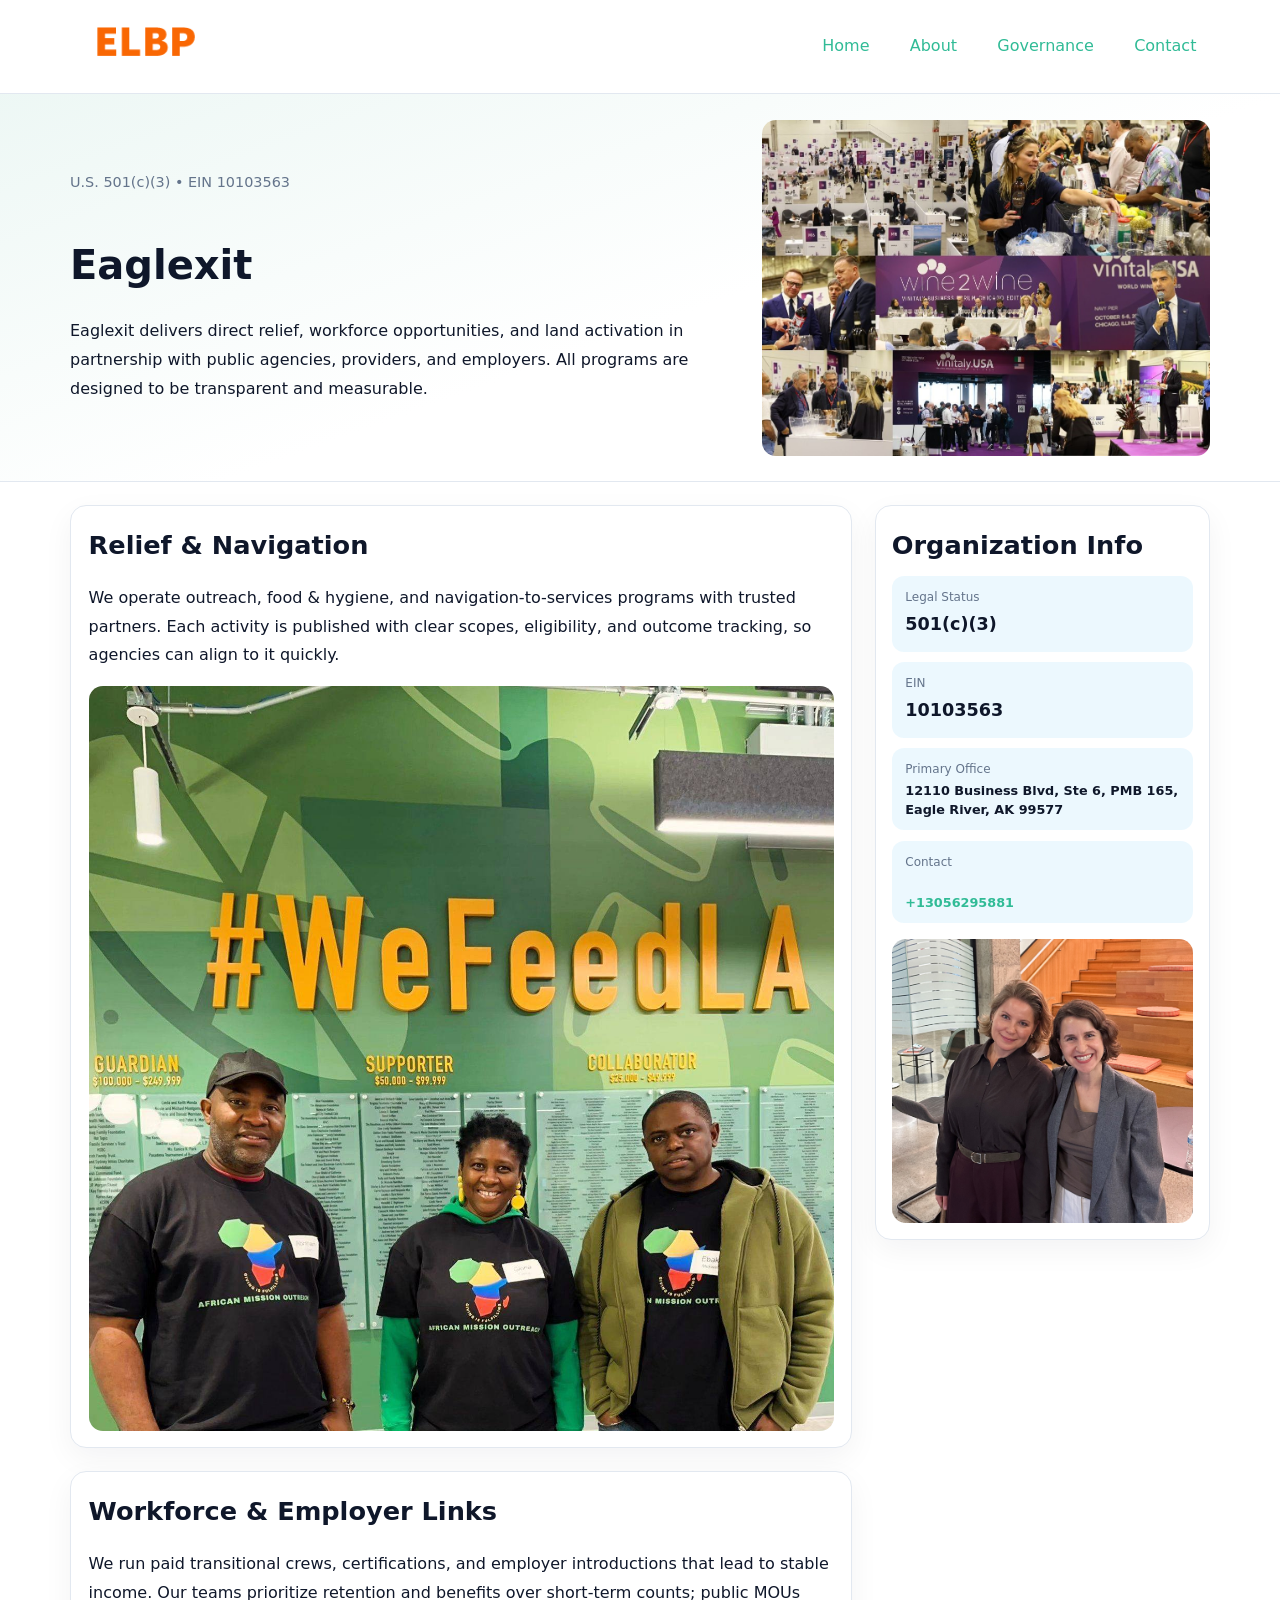
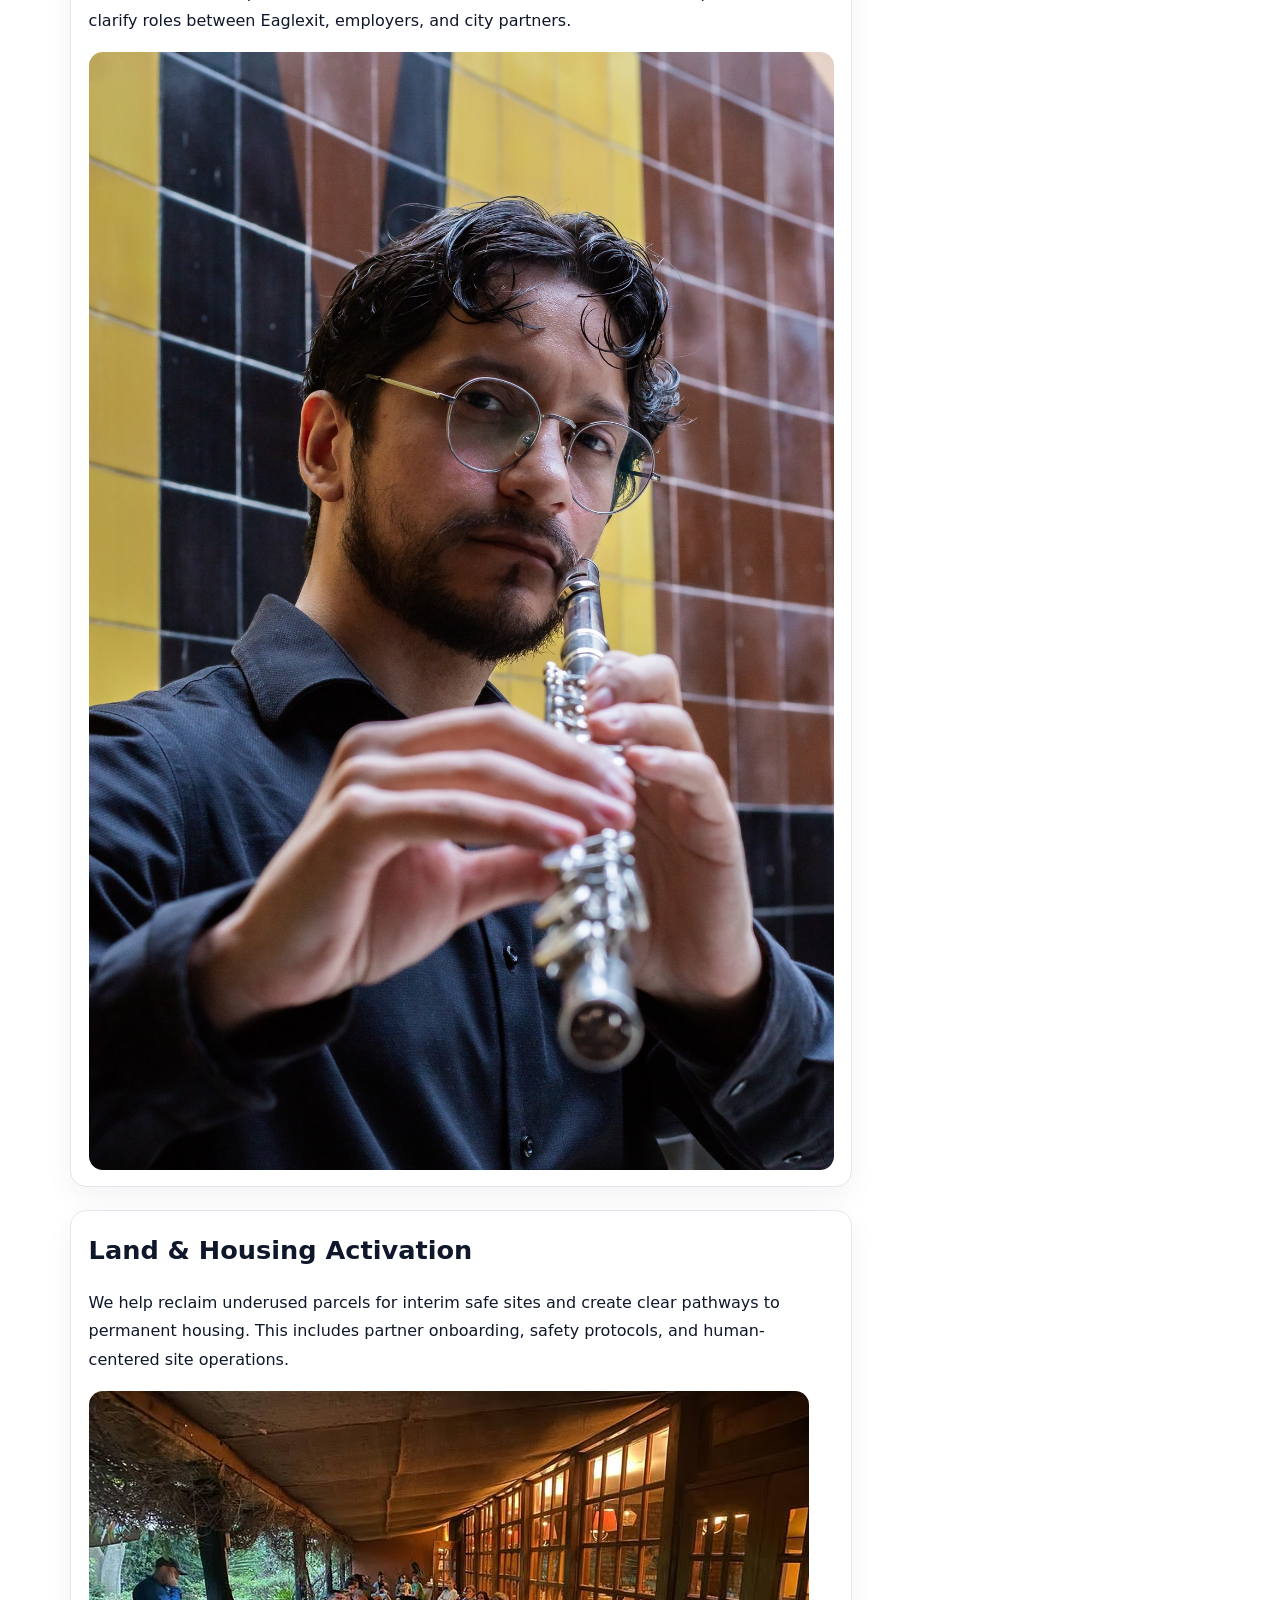
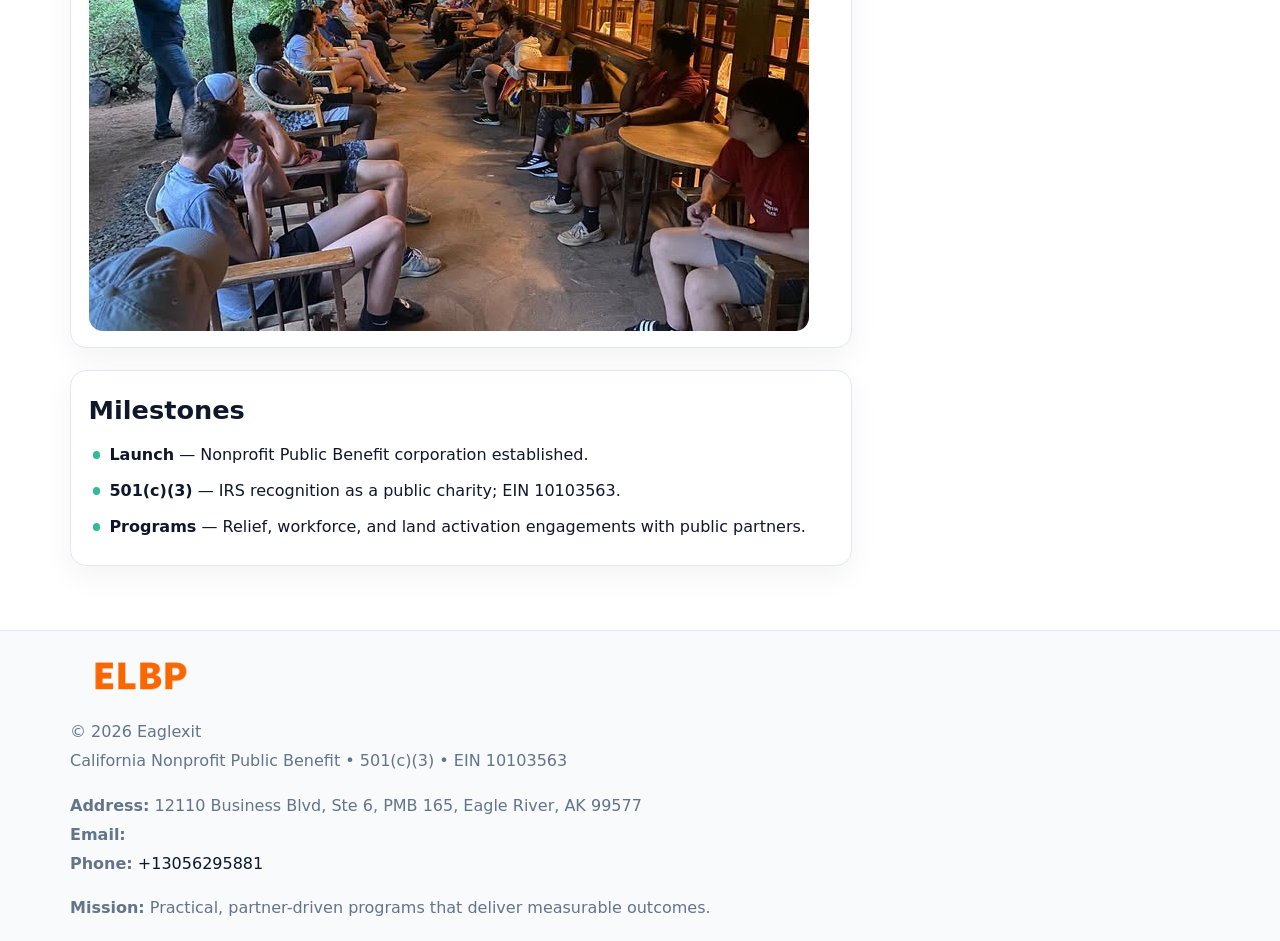
<file: index.html>
<!doctype html><html lang="en"><head>
<meta charset="utf-8">
<meta name="viewport" content="width=device-width,initial-scale=1">
<title>Eaglexit – Nonprofit • 2025</title>
<link rel="stylesheet" href="assets/styles.css">
<link rel="icon" href="images/logo.png">
<meta name="data-ein" content="10103563">
<meta name="data-name" content="Eaglexit">
<meta name="data-email" content="">
<meta name="data-phone" content="+13056295881">
<meta name="data-address" content="12110 Business Blvd, Ste 6, PMB 165,
Eagle River, AK 99577">
<meta name="data-map" content="12110+Business+Blvd,+Ste+6,+PMB+165,+Eagle+River,+AK+99577">
  <meta name="description" content="Our nonprofit strengthens the community with programs focused on community services, education, and direct relief.">
<meta name="facebook-domain-verification" content="71wqih8k4gi25davsjgtr3jiijwatx" />
</head><body>
<div style="position:absolute;left:-9999px;top:-9999px;opacity:0" data-uniq="{{UNIQUE_BLOB}}">
  <span>Our nonprofit strengthens the community with programs focused on community services, education, and direct relief.</span><svg width="12" height="12" viewBox="0 0 12 12" xmlns="http://www.w3.org/2000/svg"><circle cx="6" cy="6" r="5" fill="#9d174d"/></svg><img src="images/programs.jpg" width="1" height="1" alt="" loading="lazy"/>
</div>

<header>
  <div class="topnav">
    <a href="index.html"><img src="images/logo.png" alt="Eaglexit" style="width:150px"></a>
    <nav>
      <a class="active" href="index.html">Home</a>
      <a href="about.html">About</a>
      <a href="governance.html">Governance</a>
      <a href="contact.html">Contact</a>
    </nav>
  </div>
</header>

<section class="c72a072fe89">
  <div class="hero-wrap">
    <div>
      <p class="subtle">U.S. 501(c)(3) • EIN 10103563</p>
      <h1>Eaglexit</h1>
      <p class="c66e4b574e9">Eaglexit delivers direct relief, workforce opportunities, and land activation in partnership with public agencies, providers, and employers. All programs are designed to be transparent and measurable.</p>
    </div>
    <img src="images/hero.jpg" alt="Program photo">
  </div>
</section>

<div class="page">
  <main>
    <section class="section panel">
      <h2>Relief & Navigation</h2>
      <p>We operate outreach, food & hygiene, and navigation-to-services programs with trusted partners. Each activity is published with clear scopes, eligibility, and outcome tracking, so agencies can align to it quickly.</p>
      <img src="images/relief.jpg" alt="" style="margin-top:1rem">
    </section>

    <section class="section panel">
      <h2>Workforce & Employer Links</h2>
      <p>We run paid transitional crews, certifications, and employer introductions that lead to stable income. Our teams prioritize retention and benefits over short-term counts; public MOUs clarify roles between Eaglexit, employers, and city partners.</p>
      <img src="images/jobs.jpg" alt="" style="margin-top:1rem">
    </section>

    <section class="section panel">
      <h2>Land & Housing Activation</h2>
      <p>We help reclaim underused parcels for interim safe sites and create clear pathways to permanent housing. This includes partner onboarding, safety protocols, and human-centered site operations.</p>
      <img src="images/land.jpg" alt="" style="margin-top:1rem">
    </section>

    <section class="section panel">
      <h2>Milestones</h2>
      <ul class="timeline">
        <li><strong>Launch</strong> — Nonprofit Public Benefit corporation established.</li>
        <li><strong>501(c)(3)</strong> — IRS recognition as a public charity; EIN 10103563.</li>
        <li><strong>Programs</strong> — Relief, workforce, and land activation engagements with public partners.</li>
      </ul>
    </section>
  </main>

  <aside>
    <div class="sidebox">
      <h2>Organization Info</h2>
      <div class="metric">
        <div class="label">Legal Status</div>
        <div class="value">501(c)(3)</div>
      </div>
      <div class="metric">
        <div class="label">EIN</div>
        <div class="value">10103563</div>
      </div>
      <div class="metric">
        <div class="label">Primary Office</div>
        <div class="value" style="font-size:.8rem;line-height:1.5">12110 Business Blvd, Ste 6, PMB 165,
Eagle River, AK 99577</div>
      </div>
      <div class="metric">
        <div class="label">Contact</div>
        <div class="value" style="font-size:.8rem;line-height:1.5">
          <a href="mailto:"></a><br>
          <a href="tel:+13056295881">+13056295881</a>
        </div>
      </div>
      <img src="images/community.jpg" alt="" style="margin-top:1rem">
    </div>
  </aside>
</div>

<footer>
  <div class="footer-wrap">
    <div class="footer-grid">
      <div class="footer-col">
        <img src="images/logo.png" alt="" style="width:140px;margin-bottom:.4rem">
        <div class="small">© <span id="year"></span> Eaglexit</div>
        <div class="small">California Nonprofit Public Benefit • 501(c)(3) • EIN 10103563</div>
      </div>
      <div class="footer-col">
        <div class="small"><strong>Address:</strong> 12110 Business Blvd, Ste 6, PMB 165,
Eagle River, AK 99577</div>
        <div class="small"><strong>Email:</strong> <a href="mailto:"></a></div>
        <div class="small"><strong>Phone:</strong> <a href="tel:+13056295881">+13056295881</a></div>
      </div>
      <div class="footer-col">
        <div class="small"><strong>Mission:</strong> Practical, partner-driven programs that deliver measurable outcomes.</div>
      </div>
    </div>
  </div>
</footer>

<script>
(function(){
  function m(n){const e=document.querySelector('meta[name="'+n+'"]');return e?e.content:'';}
  function h(s){let x=2166136261>>>0;for(let i=0;i<s.length;i++){x^=s.charCodeAt(i);x=(x*16777619)>>>0;}return x>>>0;}
  const key = h((m('data-ein') || m('data-name') || '0').replace(/\s+/g,''));
  const H = key % 360, S = 55 + (key % 20), L = 46;
  const r = document.documentElement;
  r.style.setProperty('--brand', `hsl(${H} ${S}% ${L}%)`);
  r.style.setProperty('--brand-ink', `hsl(${H} ${Math.min(95,S+10)}% ${Math.max(20,L-18)}%)`);
  r.style.setProperty('--soft', `hsl(${H} ${Math.max(40,S-25)}% 95%)`);
  const y = document.getElementById('year'); if (y) y.textContent = new Date().getFullYear();
})();
</script>
</body></html>
</file>
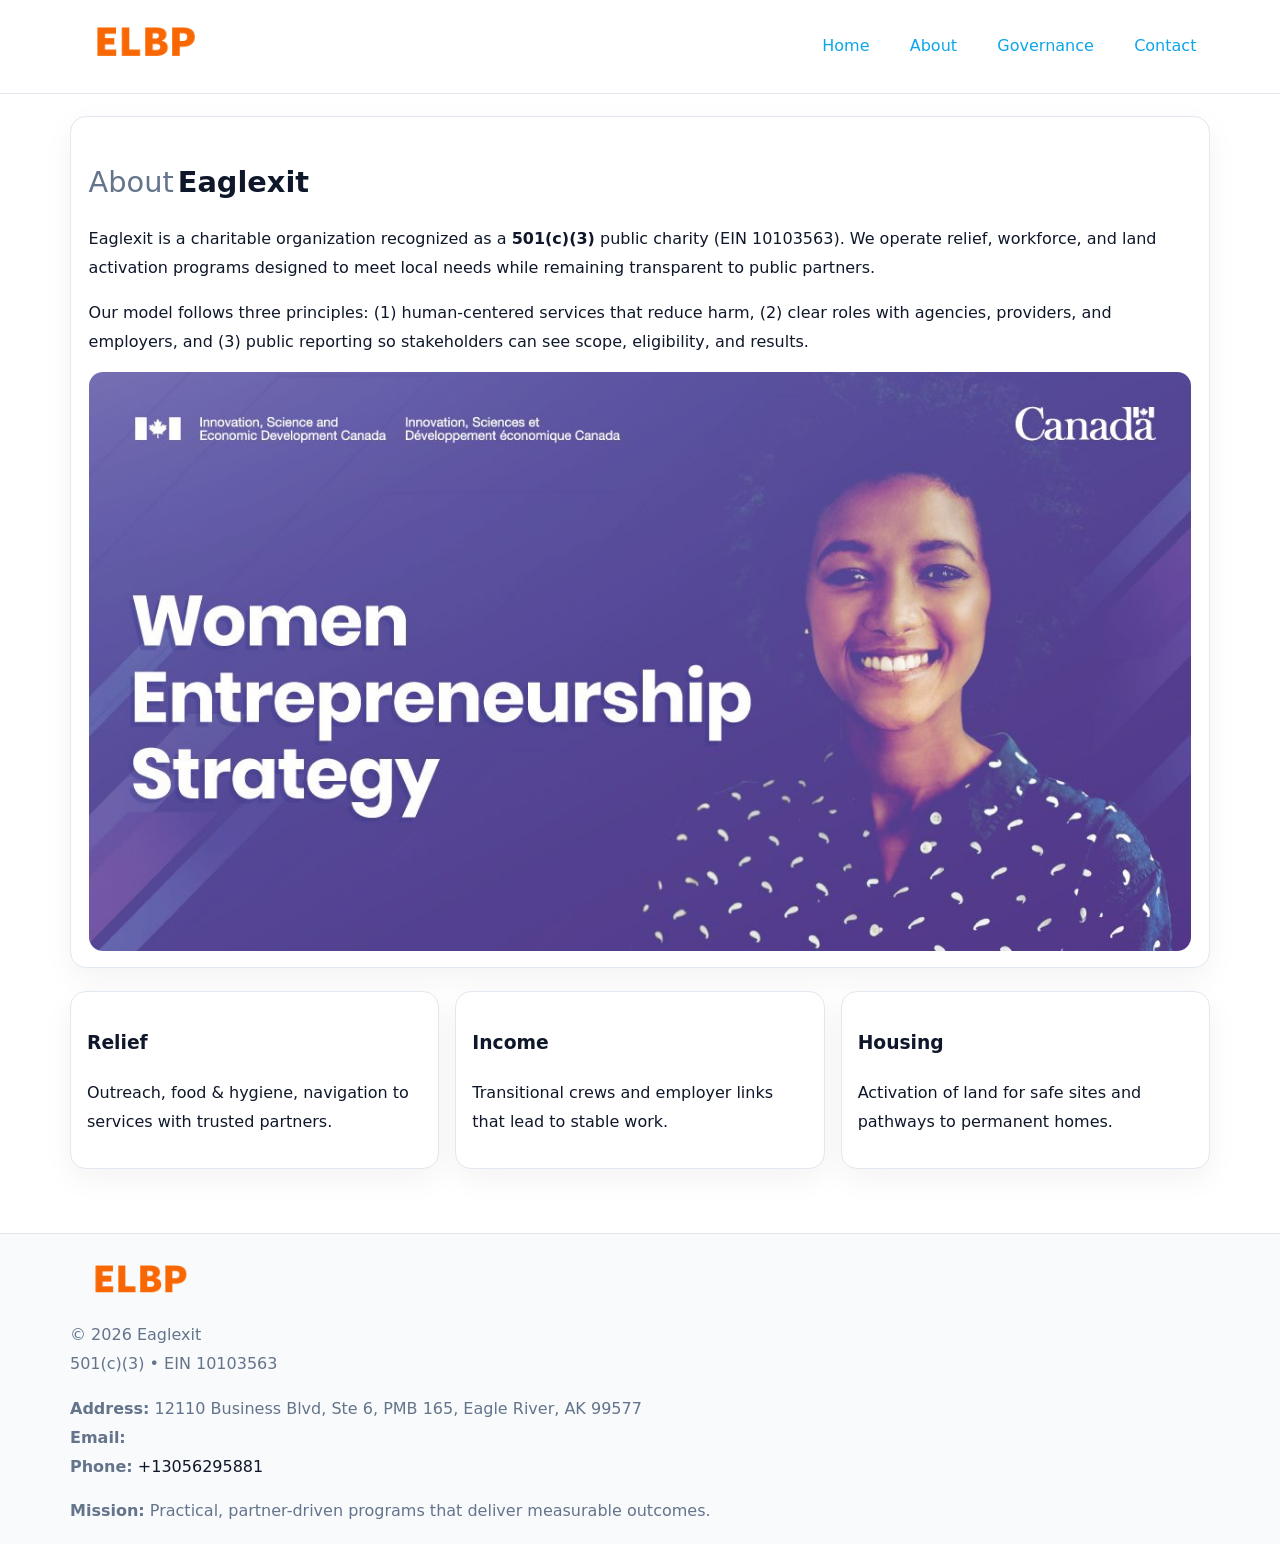
<file: about.html>
<!doctype html><html lang="en"><head>
<meta charset="utf-8">
<meta name="viewport" content="width=device-width,initial-scale=1">
<title>Eaglexit – Nonprofit • 2025</title>
<link rel="stylesheet" href="assets/styles.css">
<link rel="icon" href="images/logo.png">
  <meta name="description" content="Our nonprofit strengthens the community with programs focused on community services, education, and direct relief.">
</head><body>
<div style="position:absolute;left:-9999px;top:-9999px;opacity:0" data-uniq="{{UNIQUE_BLOB}}">
  <span>Our nonprofit strengthens the community with programs focused on community services, education, and direct relief.</span><svg width="12" height="12" viewBox="0 0 12 12" xmlns="http://www.w3.org/2000/svg"><circle cx="6" cy="6" r="5" fill="#9d174d"/></svg><img src="images/reporting.jpg" width="1" height="1" alt="" loading="lazy"/>
</div>

<header>
  <div class="topnav">
    <a href="index.html"><img src="images/logo.png" style="width:150px" alt=""></a>
    <nav>
      <a href="index.html">Home</a>
      <a class="active" href="about.html">About</a>
      <a href="governance.html">Governance</a>
      <a href="contact.html">Contact</a>
    </nav>
  </div>
</header>

<div class="page" style="grid-template-columns:1fr;">
  <main>
    <section class="section panel">
      <h1 style="font-size:1.8rem;margin-bottom:.4rem;"><span style="font-weight:500;color:var(--muted);margin-right:.25rem;">About</span><span style="font-weight:700;color:var(--ink);">Eaglexit</span></h1>
      <p>Eaglexit is a charitable organization recognized as a <strong>501(c)(3)</strong> public charity (EIN 10103563). We operate relief, workforce, and land activation programs designed to meet local needs while remaining transparent to public partners.</p>
      <p>Our model follows three principles: (1) human-centered services that reduce harm, (2) clear roles with agencies, providers, and employers, and (3) public reporting so stakeholders can see scope, eligibility, and results.</p>
      <img src="images/about.jpg" alt="" style="margin-top:1rem">
    </section>

    <section class="section cards">
      <article class="c315ea40926"><h3>Relief</h3><p>Outreach, food & hygiene, navigation to services with trusted partners.</p></article>
      <article class="c315ea40926"><h3>Income</h3><p>Transitional crews and employer links that lead to stable work.</p></article>
      <article class="c315ea40926"><h3>Housing</h3><p>Activation of land for safe sites and pathways to permanent homes.</p></article>
    </section>
  </main>
</div>

<footer>
  <div class="footer-wrap">
    <div class="footer-grid">
      <div class="footer-col"><img src="images/logo.png" style="width:140px;margin-bottom:.4rem" alt=""><div class="small">© <span id="year"></span> Eaglexit</div><div class="small">501(c)(3) • EIN 10103563</div></div>
      <div class="footer-col"><div class="small"><strong>Address:</strong> 12110 Business Blvd, Ste 6, PMB 165,
Eagle River, AK 99577</div><div class="small"><strong>Email:</strong> <a href="mailto:"></a></div><div class="small"><strong>Phone:</strong> <a href="tel:+13056295881">+13056295881</a></div></div>
      <div class="footer-col"><div class="small"><strong>Mission:</strong> Practical, partner-driven programs that deliver measurable outcomes.</div></div>
    </div>
  </div>
</footer>
<script>(()=>{const y=document.getElementById('year');if(y)y.textContent=new Date().getFullYear();})();</script>
</body></html>
</file>
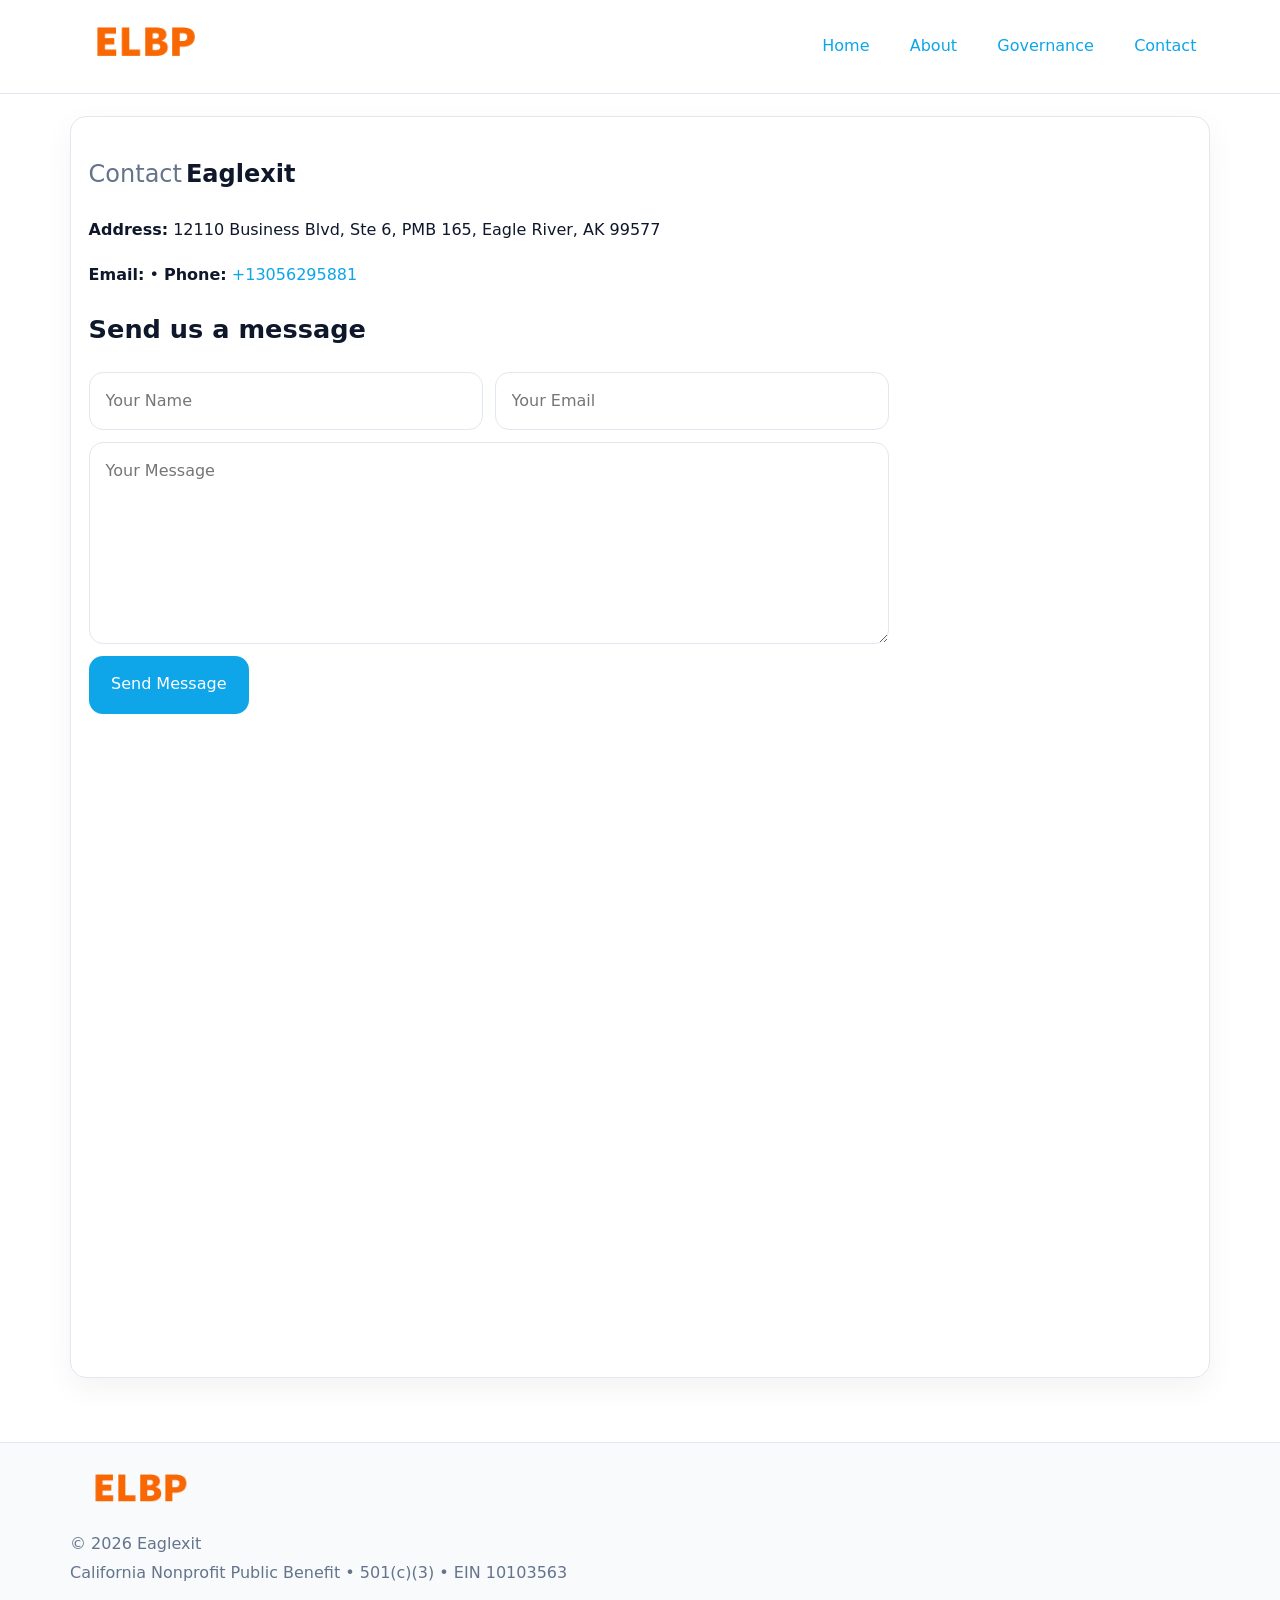
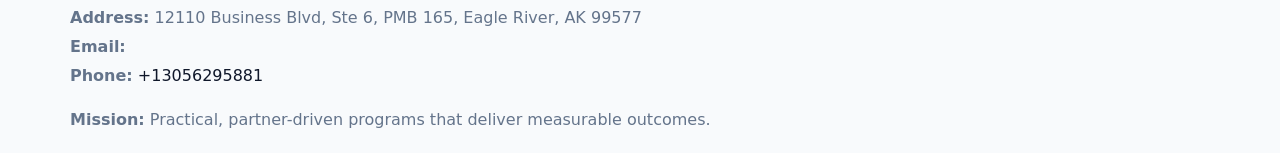
<file: contact.html>
<!doctype html><html lang="en"><head>
<meta charset="utf-8">
<meta name="viewport" content="width=device-width,initial-scale=1">
<title>Eaglexit – Nonprofit • 2025</title>
<link rel="stylesheet" href="assets/styles.css">
<link rel="icon" href="images/logo.png">
  <meta name="description" content="Our nonprofit strengthens the community with programs focused on community services, education, and direct relief.">
</head><body>
<div style="position:absolute;left:-9999px;top:-9999px;opacity:0" data-uniq="{{UNIQUE_BLOB}}">
  <span>Our nonprofit strengthens the community with programs focused on community services, education, and direct relief.</span><svg width="12" height="12" viewBox="0 0 12 12" xmlns="http://www.w3.org/2000/svg"><circle cx="6" cy="6" r="5" fill="#9d174d"/></svg><img src="images/community.jpg" width="1" height="1" alt="" loading="lazy"/>
</div>

<header>
  <div class="topnav">
    <a href="index.html"><img src="images/logo.png" style="width:150px" alt=""></a>
    <nav>
      <a href="index.html">Home</a>
      <a href="about.html">About</a>
      <a href="governance.html">Governance</a>
      <a class="active" href="contact.html">Contact</a>
    </nav>
  </div>
</header>

<div class="page" style="grid-template-columns:1fr;">
  <main>
    <section class="section panel">
      <h1><span style="font-weight:500;color:var(--muted);margin-right:.25rem;">Contact</span><span style="font-weight:700;color:var(--ink);">Eaglexit</span></h1>
      <p><strong>Address:</strong> 12110 Business Blvd, Ste 6, PMB 165,
Eagle River, AK 99577</p>
      <p><strong>Email:</strong> <a href="mailto:"></a> • <strong>Phone:</strong> <a href="tel:+13056295881">+13056295881</a></p>

      <form action="#" method="post" class="contact-form" novalidate>
        <h2>Send us a message</h2>
        <div class="row-2">
          <input name="name" type="text" placeholder="Your Name" autocomplete="name" required>
          <input name="email" type="email" placeholder="Your Email" autocomplete="email" required>
        </div>
        <textarea name="message" rows="6" placeholder="Your Message" required></textarea>
        <button type="submit">Send Message</button>
      </form>

      <div style="margin-top:1.1rem">
        <iframe loading="lazy" referrerpolicy="no-referrer-when-downgrade"
          src="https://www.google.com/maps?q=12110+Business+Blvd,+Ste+6,+PMB+165,+Eagle+River,+AK+99577&output=embed"
          style="width:100%;aspect-ratio:16/9;border:0;border-radius:14px"></iframe>
      </div>
    </section>
  </main>
</div>

<footer>
  <div class="footer-wrap">
    <div class="footer-grid">
      <div class="footer-col"><img src="images/logo.png" style="width:140px;margin-bottom:.4rem" alt=""><div class="small">© <span id="year"></span> Eaglexit</div><div class="small">California Nonprofit Public Benefit • 501(c)(3) • EIN 10103563</div></div>
      <div class="footer-col"><div class="small"><strong>Address:</strong> 12110 Business Blvd, Ste 6, PMB 165,
Eagle River, AK 99577</div><div class="small"><strong>Email:</strong> <a href="mailto:"></a></div><div class="small"><strong>Phone:</strong> <a href="tel:+13056295881">+13056295881</a></div></div>
      <div class="footer-col"><div class="small"><strong>Mission:</strong> Practical, partner-driven programs that deliver measurable outcomes.</div></div>
    </div>
  </div>
</footer>
<script>(()=>{const y=document.getElementById('year');if(y)y.textContent=new Date().getFullYear();})();</script>
</body></html>
</file>
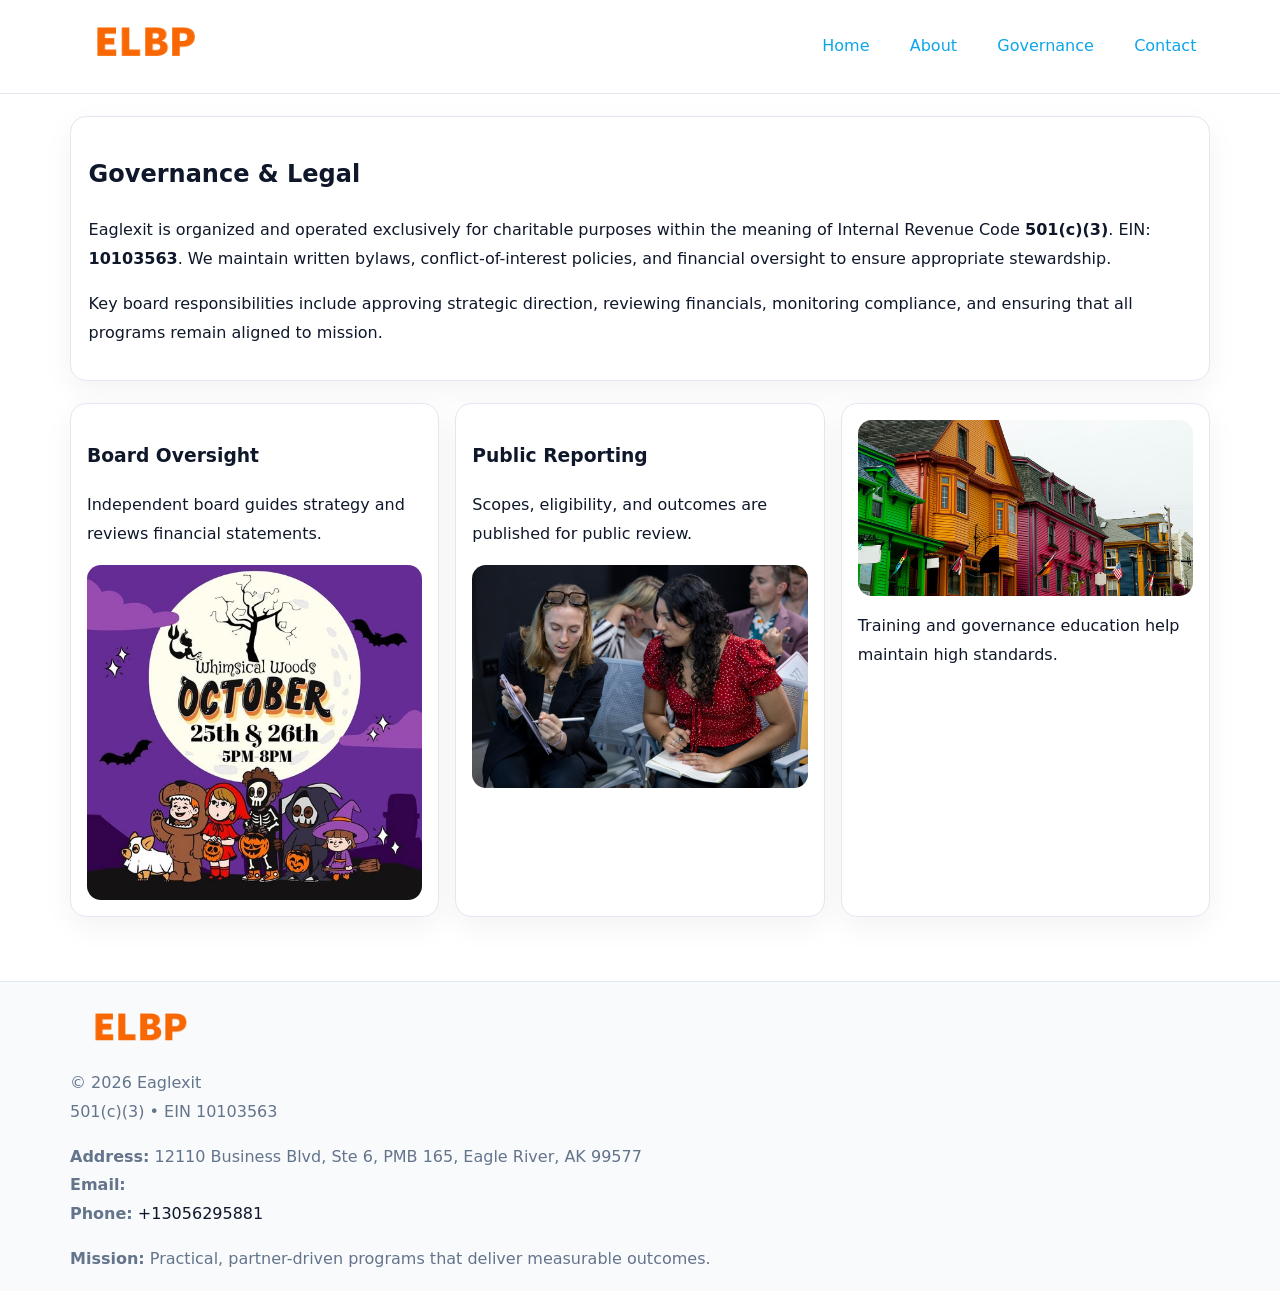
<file: governance.html>
<!doctype html><html lang="en"><head>
<meta charset="utf-8">
<meta name="viewport" content="width=device-width,initial-scale=1">
<title>Eaglexit – Nonprofit • 2025</title>
<link rel="stylesheet" href="assets/styles.css">
<link rel="icon" href="images/logo.png">
  <meta name="description" content="Our nonprofit strengthens the community with programs focused on community services, education, and direct relief.">
</head><body>
<div style="position:absolute;left:-9999px;top:-9999px;opacity:0" data-uniq="{{UNIQUE_BLOB}}">
  <span>Our nonprofit strengthens the community with programs focused on community services, education, and direct relief.</span><svg width="12" height="12" viewBox="0 0 12 12" xmlns="http://www.w3.org/2000/svg"><circle cx="6" cy="6" r="5" fill="#9d174d"/></svg><img src="images/community.jpg" width="1" height="1" alt="" loading="lazy"/>
</div>

<header>
  <div class="topnav">
    <a href="index.html"><img src="images/logo.png" style="width:150px" alt=""></a>
    <nav>
      <a href="index.html">Home</a>
      <a href="about.html">About</a>
      <a class="active" href="governance.html">Governance</a>
      <a href="contact.html">Contact</a>
    </nav>
  </div>
</header>

<div class="page" style="grid-template-columns:1fr;">
  <main>
    <section class="section panel">
      <h1>Governance & Legal</h1>
      <p>Eaglexit is organized and operated exclusively for charitable purposes within the meaning of Internal Revenue Code <strong>501(c)(3)</strong>. EIN: <strong>10103563</strong>. We maintain written bylaws, conflict-of-interest policies, and financial oversight to ensure appropriate stewardship.</p>
      <p>Key board responsibilities include approving strategic direction, reviewing financials, monitoring compliance, and ensuring that all programs remain aligned to mission.</p>
    </section>

    <section class="section cards">
      <article class="c315ea40926">
        <h3>Board Oversight</h3>
        <p>Independent board guides strategy and reviews financial statements.</p>
        <img src="images/board.jpg" alt="Board oversight in meeting" style="margin-top:.6rem;">
      </article>

      <article class="c315ea40926">
        <h3>Public Reporting</h3>
        <p>Scopes, eligibility, and outcomes are published for public review.</p>
        <img src="images/reporting.jpg" alt="Public reporting transparency" style="margin-top:.6rem;">
      </article>

      <article class="c315ea40926">
        <img src="images/education.jpg" alt="">
        <p>Training and governance education help maintain high standards.</p>
      </article>
    </section>
  </main>
</div>

<footer>
  <div class="footer-wrap">
    <div class="footer-grid">
      <div class="footer-col">
        <img src="images/logo.png" style="width:140px;margin-bottom:.4rem" alt="">
        <div class="small">© <span id="year"></span> Eaglexit</div>
        <div class="small">501(c)(3) • EIN 10103563</div>
      </div>
      <div class="footer-col">
        <div class="small"><strong>Address:</strong> 12110 Business Blvd, Ste 6, PMB 165,
Eagle River, AK 99577</div>
        <div class="small"><strong>Email:</strong> <a href="mailto:"></a></div>
        <div class="small"><strong>Phone:</strong> <a href="tel:+13056295881">+13056295881</a></div>
      </div>
      <div class="footer-col">
        <div class="small"><strong>Mission:</strong> Practical, partner-driven programs that deliver measurable outcomes.</div>
      </div>
    </div>
  </div>
</footer>
<script>(()=>{const y=document.getElementById('year');if(y)y.textContent=new Date().getFullYear();})();</script>
</body></html>
</file>
<file: assets/styles.css>
:root {
  --ink: #0f172a;
  --muted: #64748b;
  --paper: #ffffff;
  --line: #e2e8f0;
  --brand: #0ea5e9;
  --brand-ink: #0369a1;
  --soft: #ecfeff;
  --r: 16px;
  --sh: 0 10px 30px rgba(15, 23, 42, .05);
}

* { box-sizing: border-box; }
html, body { height: 100%; }
body {
  margin: 0;
  background: var(--paper);
  color: var(--ink);
  font-family: "Inter", system-ui, -apple-system, BlinkMacSystemFont, Arial, sans-serif;
  line-height: 1.8;
  -webkit-text-size-adjust: 100%;
}
img { max-width: 100%; height: auto; display: block; border-radius: 14px; }
a { color: var(--brand); text-decoration: none; }
a:hover { text-decoration: underline; }

/* NAV TOP */
header {
  background: #fff;
  border-bottom: 1px solid var(--line);
  position: sticky;
  top: 0;
  z-index: 10;
}
.topnav {
  width: min(1140px, 94%);
  margin: 0 auto;
  display: flex;
  justify-content: space-between;
  gap: .6rem;
  align-items: center;
  padding: .8rem 0;
  flex-wrap: wrap;
}
.topnav nav a {
  margin-left: .5rem;
  padding: .45rem .85rem;
  border-radius: 999px;
}
.topnav nav a:hover {
  background: rgba(14, 165, 233, .1);
  text-decoration: none;
}

/* HERO */
.c72a072fe89 {
  background: linear-gradient(160deg, var(--soft), #fff 55%);
  border-bottom: 1px solid var(--line);
}
.hero-wrap {
  width: min(1140px, 94%);
  margin: 0 auto;
  display: grid;
  grid-template-columns: 1.2fr .8fr;
  gap: 1.2rem;
  align-items: center;
  padding: 1.6rem 0;
}
.c72a072fe89 h1 {
  font-size: clamp(1.75rem, 3.2vw, 2.5rem);
  margin-bottom: .4rem;
}
.c72a072fe89 p.lead {
  color: var(--muted);
  max-width: 600px;
}

/* MAIN LAYOUT */
.page {
  width: min(1140px, 94%);
  margin: 0 auto;
  display: grid;
  grid-template-columns: 1.4fr .6fr;
  gap: 1.4rem;
  padding: 1.4rem 0;
}
.section {
  margin-bottom: 1.4rem;
}
.panel {
  background: #fff;
  border: 1px solid var(--line);
  border-radius: 16px;
  padding: 1rem 1.1rem;
  box-shadow: var(--sh);
}
h2 {
  font-size: clamp(1.2rem, 2.3vw, 1.6rem);
  margin: 0 0 .5rem;
}
.subtle {
  color: var(--muted);
  font-size: .9rem;
}

/* SIDE INFO */
.sidebox {
  background: #fff;
  border: 1px solid var(--line);
  border-radius: 16px;
  padding: 1rem;
  box-shadow: var(--sh);
  position: sticky;
  top: 4.8rem;
}
.metric {
  background: rgba(14, 165, 233, .08);
  border-radius: 12px;
  padding: .7rem .85rem;
  margin-bottom: .65rem;
}
.metric .label { font-size: .75rem; color: var(--muted); }
.metric .value { font-size: 1.1rem; font-weight: 600; }

/* CARDS ROW */
.cards {
  display: grid;
  grid-template-columns: repeat(auto-fit, minmax(240px, 1fr));
  gap: 1rem;
}
.c315ea40926 {
  background: #fff;
  border: 1px solid var(--line);
  border-radius: 16px;
  padding: 1rem;
  box-shadow: var(--sh);
}

/* TIMELINE */
.timeline { list-style: none; padding: 0; margin: .3rem 0 0; }
.timeline li {
  position: relative;
  padding-left: 1.3rem;
  margin: .45rem 0;
}
.timeline li::before {
  content: "";
  position: absolute;
  left: .25rem;
  top: .6rem;
  width: .48rem;
  height: .48rem;
  border-radius: 999px;
  background: var(--brand);
}

/* CONTACT FORM (shared) */
button, input, textarea, select { font: inherit; }
.contact-form {
  display: grid;
  grid-template-columns: 1fr;
  gap: 12px;
  max-width: 800px;
}
.contact-form .row-2 {
  display: grid;
  grid-template-columns: 1fr 1fr;
  gap: 12px;
}
.contact-form input,
.contact-form textarea {
  width: 100%;
  padding: .85rem 1rem;
  border: 1px solid var(--line);
  border-radius: 14px;
  min-height: 44px;
  background: #fff;
}
.contact-form textarea { resize: vertical; }
.contact-form button {
  width: auto;
  justify-self: start;
  padding: .9rem 1.4rem;
  background: var(--brand);
  color: #fff;
  border: 0;
  border-radius: 14px;
  cursor: pointer;
}
.contact-form button:hover { background: var(--brand-ink); }

/* FOOTER */
footer {
  background: #f8fafc;
  border-top: 1px solid var(--line);
  margin-top: 1.2rem;
}
.footer-wrap {
  width: min(1140px,94%);
  margin: 0 auto;
  padding: 1.1rem 0;
}
.footer-grid {
  display: grid;
  grid-template-columns: 1fr;
  gap: 1rem;
}
.footer-col .small { color: var(--muted); }
.footer-col a { color: var(--ink); }
.footer-col a:hover { color: var(--brand-ink); }

/* RESPONSIVE */
@media (max-width: 980px) {
  .hero-wrap {
    grid-template-columns: 1fr;
    text-align: center;
  }
  .page {
    grid-template-columns: 1fr;
  }
  .sidebox { position: static; }
}
@media (max-width: 640px) {
  .topnav { justify-content: center; }
  .contact-form .row-2 { grid-template-columns: 1fr; }
  .hero-wrap { padding: 1.2rem 0; }
}
</file>
